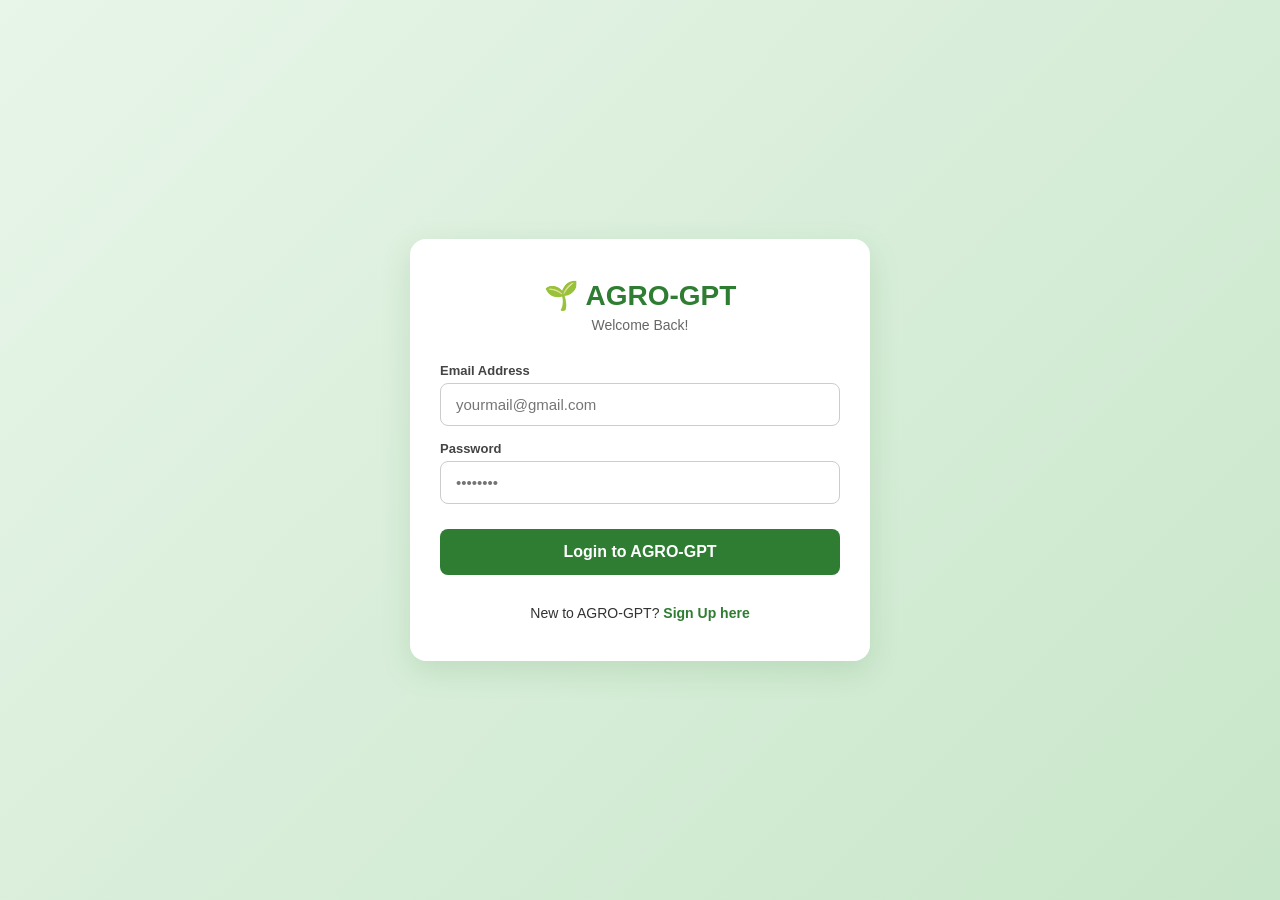
<file: Index.html>
<!DOCTYPE html>
<html lang="en">
<head>
    <meta charset="UTF-8">
    <meta name="viewport" content="width=device-width, initial-scale=1.0">
    <title>Dashboard | AGRO-GPT</title>
    <link rel="stylesheet" href="style.css">
</head>
<body>
    <div class="app-wrapper" id="main-dashboard">
        <div class="app-container">
            
            <div class="app-header">
                <div class="user-profile" onclick="toggleProfileMenu(event)">
                    <div class="profile-icon">👤</div>
                    <span id="displayUserName">Farmer</span>
                    
                    <div class="profile-menu" id="profileMenu">
                        <button class="menu-item" onclick="openModal('infoModal')">ℹ️ User Info</button>
                        <button class="menu-item" onclick="openModal('historyModal')">🕒 Search History</button>
                        <button class="menu-item" onclick="logoutApp()">🚪 Logout</button>
                    </div>
                </div>
                
                <div class="app-title-container">
                    <h1>🌱 AGRO-GPT</h1>
                </div>

                <select class="lang-select" id="langSelect" onchange="updateLanguage()">
                    <option value="English">English</option>
                    <option value="Hindi">हिंदी (Hindi)</option>
                    <option value="Kannada">ಕನ್ನಡ (Kannada)</option>
                </select>
            </div>
            
            <div class="weather-widget">
                <div class="weather-info">
                    <h3 id="weatherCity">📍 Locating...</h3>
                    <p id="weatherDesc">Fetching live weather data for your farm</p>
                </div>
                <div class="weather-temp" id="weatherTemp">--°C</div>
            </div>

            <div class="vision-box">
                <h3 style="margin-top: 0; color: #1b5e20;">📸 Detect Crop Disease</h3>
                <p>Upload a real leaf photo. Gemini will analyze it visually and suggest treatments.</p>
                <input type="file" id="leafImage" accept="image/*">
                <br><br>
                <button id="visionBtn" onclick="analyzeImage()">Analyze Real Image</button>
                <p id="visionLoading" class="loading">⚙️ Analyzing...</p>
                <div id="visionResult" class="vision-result"></div>
            </div>

            <div class="chat-container">
                <h3 style="color: #1b5e20;">💬 Chat with AGRO-GPT</h3>
                
                <div class="quick-actions">
                    <button class="chip" onclick="fillChat('What are the current market prices for tomatoes and onions?')">📈 Market Prices</button>
                    <button class="chip" onclick="fillChat('What is the best fertilizer for wheat in this season?')">🌾 Fertilizer Guide</button>
                    <button class="chip" onclick="fillChat('Are there any weather alerts or rain expected soon?')">🌧️ Rain Prediction</button>
                </div>

                <div class="chat-box" id="chatBox">
                    <div class="message bot-msg">Hello! Ask me about crop diseases, weather alerts, fertilizers, or prices!</div>
                </div>
                <p id="chatLoading" class="loading">Thinking...</p>
                
                <div class="input-group">
                    <input type="text" id="chatInput" placeholder="E.g., What fertilizer should I use for wheat?" onkeypress="handleEnter(event)">
                    <button id="micBtn" class="mic-btn" onclick="toggleVoice()" title="Tap to Speak">🎤</button>
                    <button id="chatBtn" onclick="sendMessage()">Send</button>
                </div>
            </div>
        </div>
    </div>

    <div class="modal-overlay" id="infoModal">
        <div class="modal-content">
            <div class="modal-header">
                <h3>User Information</h3>
                <button class="close-btn" onclick="closeModal('infoModal')">✖</button>
            </div>
            <p><strong>Full Name:</strong> <span id="infoModalName">Farmer</span></p>
            <p><strong>Email Address:</strong> <span id="infoModalEmail">farmer@example.com</span></p>
            <p style="color: #666; font-size: 13px; margin-top: 20px;">*Account simulated via Local Storage.</p>
        </div>
    </div>

    <div class="modal-overlay" id="historyModal">
        <div class="modal-content">
            <div class="modal-header">
                <h3>Search History</h3>
                <button class="close-btn" onclick="closeModal('historyModal')">✖</button>
            </div>
            <div id="historyList">
                <p style="color:#666; font-style:italic; text-align: center;">No searches yet. Start chatting!</p>
            </div>
        </div>
    </div>

    <script src="script.js"></script>
</body>
</html>
</file>
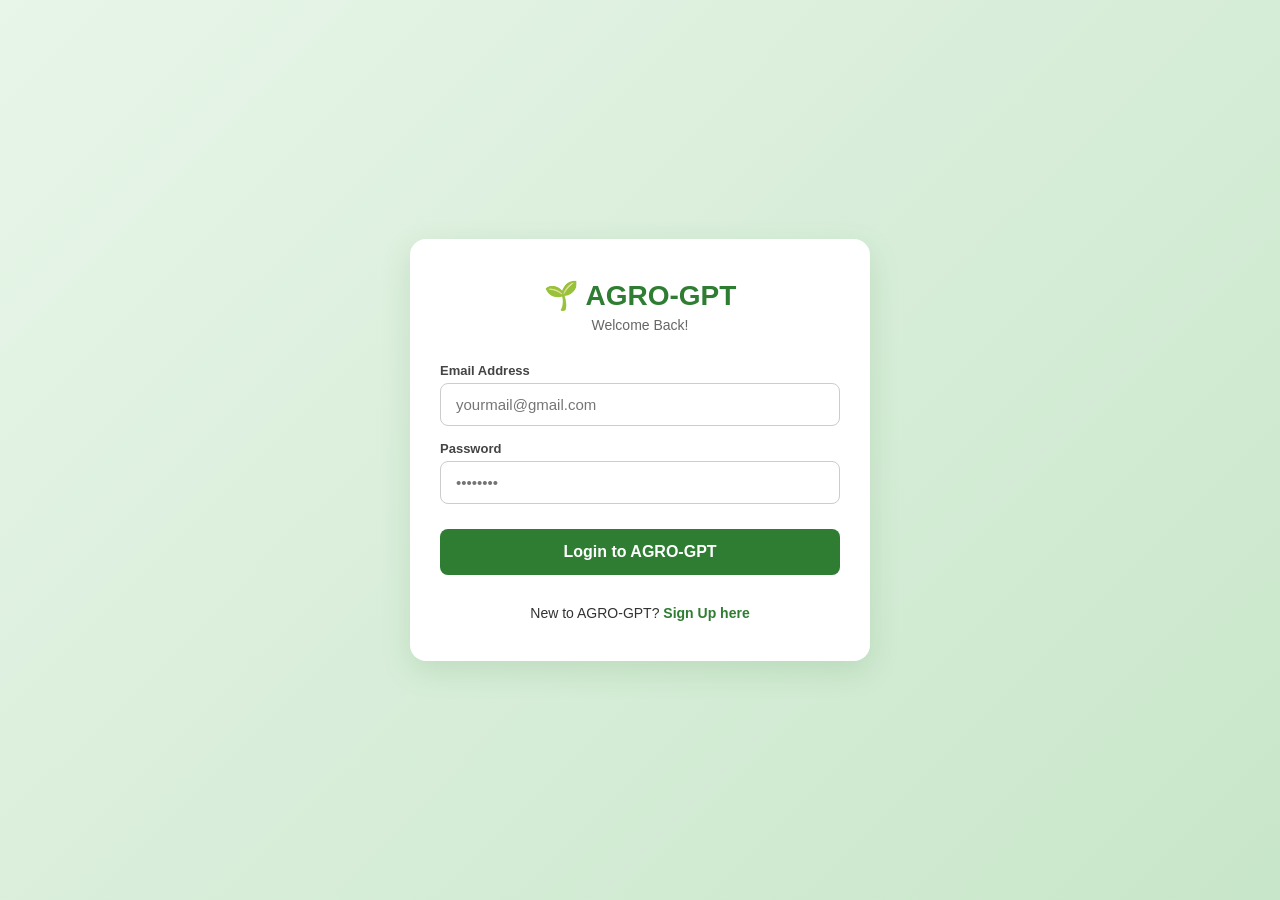
<file: index.html>
<!DOCTYPE html>
<html lang="en">
<head>
    <meta charset="UTF-8">
    <meta name="viewport" content="width=device-width, initial-scale=1.0">
    <title>Dashboard | AGRO-GPT</title>
    <link rel="stylesheet" href="style.css">
</head>
<body>
    <div class="app-wrapper" id="main-dashboard">
        <div class="app-container">
            
            <div class="app-header">
                <div class="user-profile" onclick="toggleProfileMenu(event)">
                    <div class="profile-icon">👤</div>
                    <span id="displayUserName">Farmer</span>
                    
                    <div class="profile-menu" id="profileMenu">
                        <button class="menu-item" onclick="openModal('infoModal')">ℹ️ User Info</button>
                        <button class="menu-item" onclick="openModal('historyModal')">🕒 Search History</button>
                        <button class="menu-item" onclick="logoutApp()">🚪 Logout</button>
                    </div>
                </div>
                
                <div class="app-title-container">
                    <h1>🌱 AGRO-GPT</h1>
                </div>

                <select class="lang-select" id="langSelect" onchange="updateLanguage()">
                    <option value="English">English</option>
                    <option value="Hindi">हिंदी (Hindi)</option>
                    <option value="Kannada">ಕನ್ನಡ (Kannada)</option>
                </select>
            </div>
            
            <div class="weather-widget">
                <div class="weather-info">
                    <h3 id="weatherCity">📍 Locating...</h3>
                    <p id="weatherDesc">Fetching live weather data for your farm</p>
                </div>
                <div class="weather-temp" id="weatherTemp">--°C</div>
            </div>

            <div class="vision-box">
                <h3 style="margin-top: 0; color: #1b5e20;">📸 Detect Crop Disease</h3>
                <p>Upload a real leaf photo. Gemini will analyze it visually and suggest treatments.</p>
                <input type="file" id="leafImage" accept="image/*">
                <br><br>
                <button id="visionBtn" onclick="analyzeImage()">Analyze Real Image</button>
                <p id="visionLoading" class="loading">⚙️ Analyzing...</p>
                <div id="visionResult" class="vision-result"></div>
            </div>

            <div class="chat-container">
                <h3 style="color: #1b5e20;">💬 Chat with AGRO-GPT</h3>
                
                <div class="quick-actions">
                    <button class="chip" onclick="fillChat('What are the current market prices for tomatoes and onions?')">📈 Market Prices</button>
                    <button class="chip" onclick="fillChat('What is the best fertilizer for wheat in this season?')">🌾 Fertilizer Guide</button>
                    <button class="chip" onclick="fillChat('Are there any weather alerts or rain expected soon?')">🌧️ Rain Prediction</button>
                </div>

                <div class="chat-box" id="chatBox">
                    <div class="message bot-msg">Hello! Ask me about crop diseases, weather alerts, fertilizers, or prices!</div>
                </div>
                <p id="chatLoading" class="loading">Thinking...</p>
                
                <div class="input-group">
                    <input type="text" id="chatInput" placeholder="E.g., What fertilizer should I use for wheat?" onkeypress="handleEnter(event)">
                    <button id="micBtn" class="mic-btn" onclick="toggleVoice()" title="Tap to Speak">🎤</button>
                    <button id="chatBtn" onclick="sendMessage()">Send</button>
                </div>
            </div>
        </div>
    </div>

    <div class="modal-overlay" id="infoModal">
        <div class="modal-content">
            <div class="modal-header">
                <h3>User Information</h3>
                <button class="close-btn" onclick="closeModal('infoModal')">✖</button>
            </div>
            <p><strong>Full Name:</strong> <span id="infoModalName">Farmer</span></p>
            <p><strong>Email Address:</strong> <span id="infoModalEmail">farmer@example.com</span></p>
            <p style="color: #666; font-size: 13px; margin-top: 20px;">*Account simulated via Local Storage.</p>
        </div>
    </div>

    <div class="modal-overlay" id="historyModal">
        <div class="modal-content">
            <div class="modal-header">
                <h3>Search History</h3>
                <button class="close-btn" onclick="closeModal('historyModal')">✖</button>
            </div>
            <div id="historyList">
                <p style="color:#666; font-style:italic; text-align: center;">No searches yet. Start chatting!</p>
            </div>
        </div>
    </div>

    <script src="script.js"></script>
</body>
</html>
</file>
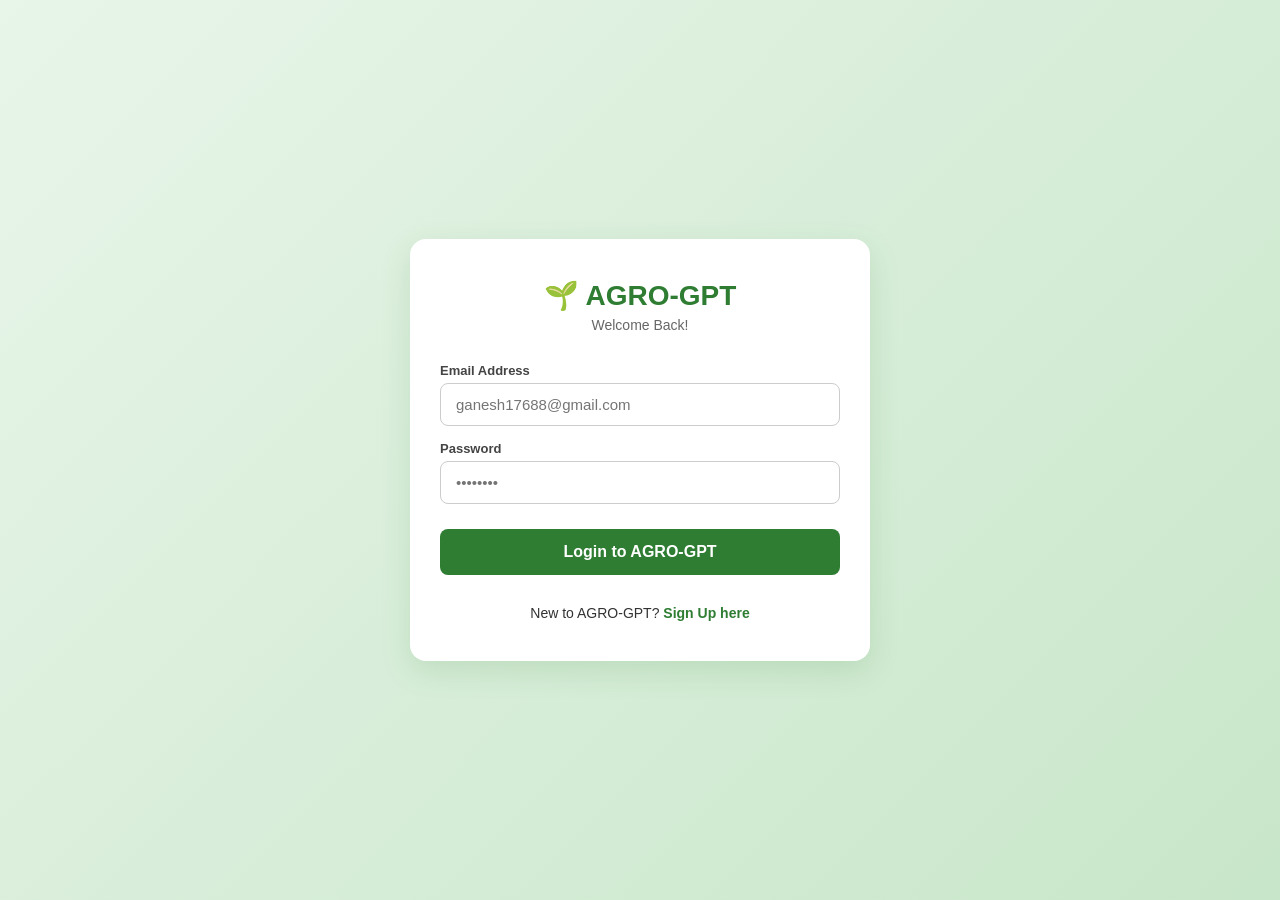
<file: Login.html>
<!DOCTYPE html>
<html lang="en">
<head>
    <meta charset="UTF-8">
    <meta name="viewport" content="width=device-width, initial-scale=1.0">
    <title>Login | AGRO-GPT</title>
    <link rel="stylesheet" href="style.css">
</head>
<body>
    <div class="auth-wrapper">
        <div class="auth-container">
            <div class="auth-header">
                <h1>🌱 AGRO-GPT</h1>
                <p>Welcome Back!</p>
            </div>
            <form id="loginForm" class="form-box" onsubmit="handleAuth(event, 'login')">
                <div class="form-group">
                    <label>Email Address</label>
                    <input type="email" id="loginEmail" placeholder="ganesh17688@gmail.com" required>
                </div>
                <div class="form-group">
                    <label>Password</label>
                    <input type="password" id="loginPassword" placeholder="••••••••" required>
                </div>
                <button type="submit" class="submit-btn">Login to AGRO-GPT</button>
                <div class="auth-switch">
                    New to AGRO-GPT? <a href="signup.html">Sign Up here</a>
                </div>
            </form>
        </div>
    </div>
    <script src="script.js"></script>
</body>
</html>
</file>
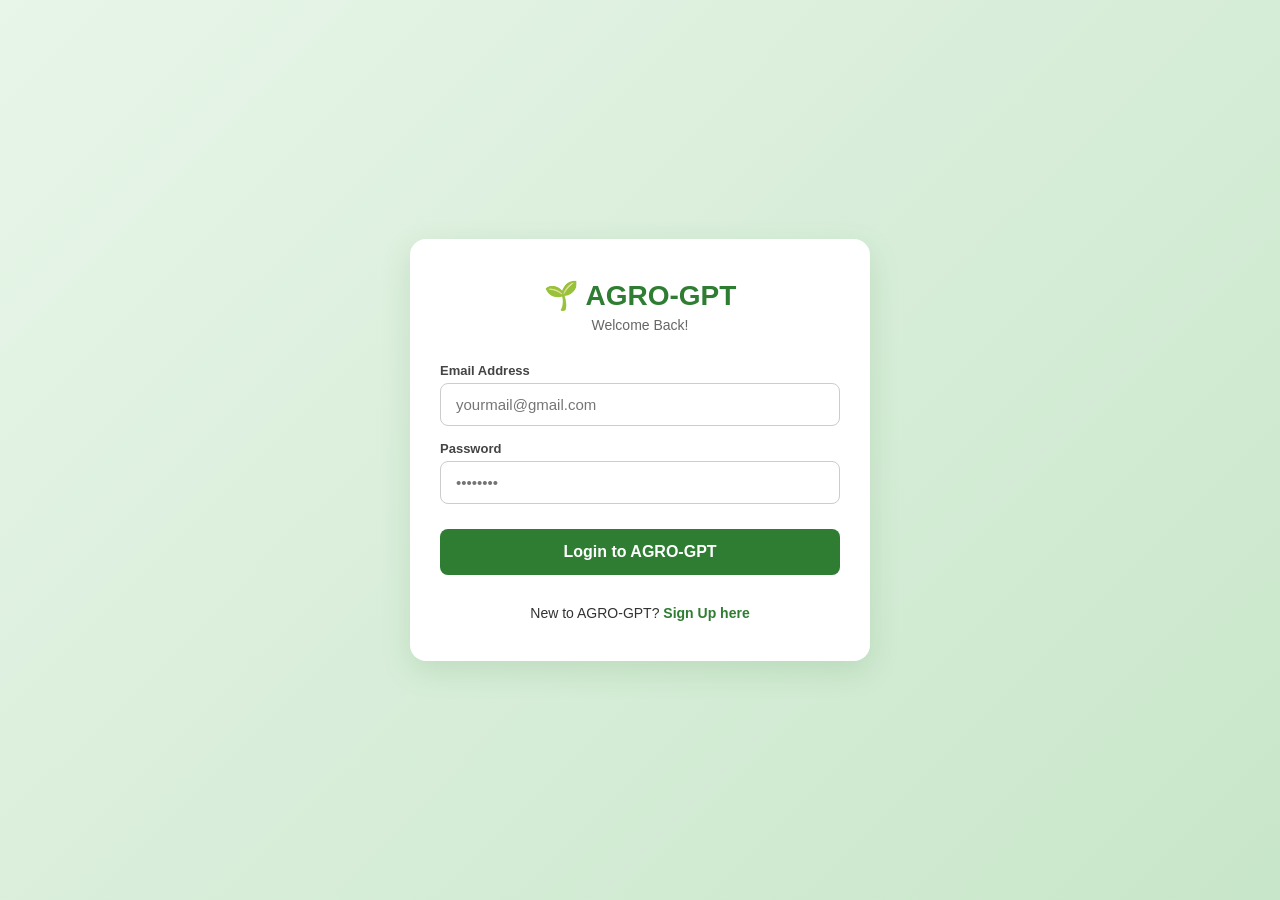
<file: login.html>
<!DOCTYPE html>
<html lang="en">
<head>
    <meta charset="UTF-8">
    <meta name="viewport" content="width=device-width, initial-scale=1.0">
    <title>Login | AGRO-GPT</title>
    <link rel="stylesheet" href="style.css">
</head>
<body>
    <div class="auth-wrapper">
        <div class="auth-container">
            <div class="auth-header">
                <h1>🌱 AGRO-GPT</h1>
                <p>Welcome Back!</p>
            </div>
            <form id="loginForm" class="form-box" onsubmit="handleAuth(event, 'login')">
                <div class="form-group">
                    <label>Email Address</label>
                    <input type="email" id="loginEmail" placeholder="yourmail@gmail.com" required>
                </div>
                <div class="form-group">
                    <label>Password</label>
                    <input type="password" id="loginPassword" placeholder="••••••••" required>
                </div>
                <button type="submit" class="submit-btn">Login to AGRO-GPT</button>
                <div class="auth-switch">
                    New to AGRO-GPT? <a href="signup.html">Sign Up here</a>
                </div>
            </form>
        </div>
    </div>
    <script src="script.js"></script>
</body>
</html>
</file>
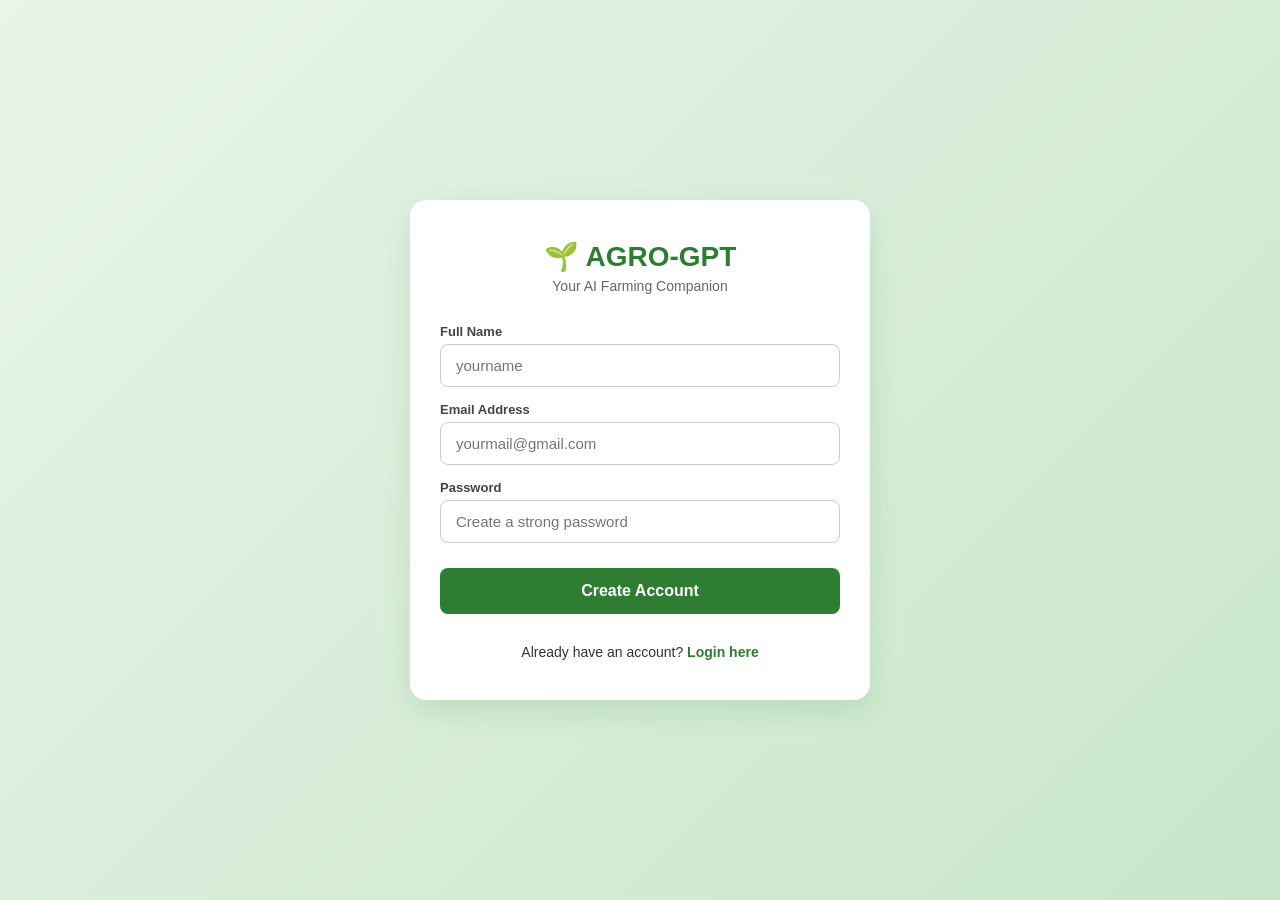
<file: signup.html>
<!DOCTYPE html>
<html lang="en">
<head>
    <meta charset="UTF-8">
    <meta name="viewport" content="width=device-width, initial-scale=1.0">
    <title>Sign Up | AGRO-GPT</title>
    <link rel="stylesheet" href="style.css">
</head>
<body>
    <div class="auth-wrapper">
        <div class="auth-container">
            <div class="auth-header">
                <h1>🌱 AGRO-GPT</h1>
                <p>Your AI Farming Companion</p>
            </div>
            <form id="registerForm" class="form-box" onsubmit="handleAuth(event, 'register')">
                <div class="form-group">
                    <label>Full Name</label>
                    <input type="text" id="regName" placeholder="yourname" required>
                </div>
                <div class="form-group">
                    <label>Email Address</label>
                    <input type="email" id="regEmail" placeholder="yourmail@gmail.com" required>
                </div>
                <div class="form-group">
                    <label>Password</label>
                    <input type="password" id="regPassword" placeholder="Create a strong password" required>
                </div>
                <button type="submit" class="submit-btn">Create Account</button>
                <div class="auth-switch">
                    Already have an account? <a href="login.html">Login here</a>
                </div>
            </form>
        </div>
    </div>
    <script src="script.js"></script>
</body>
</html>
</file>
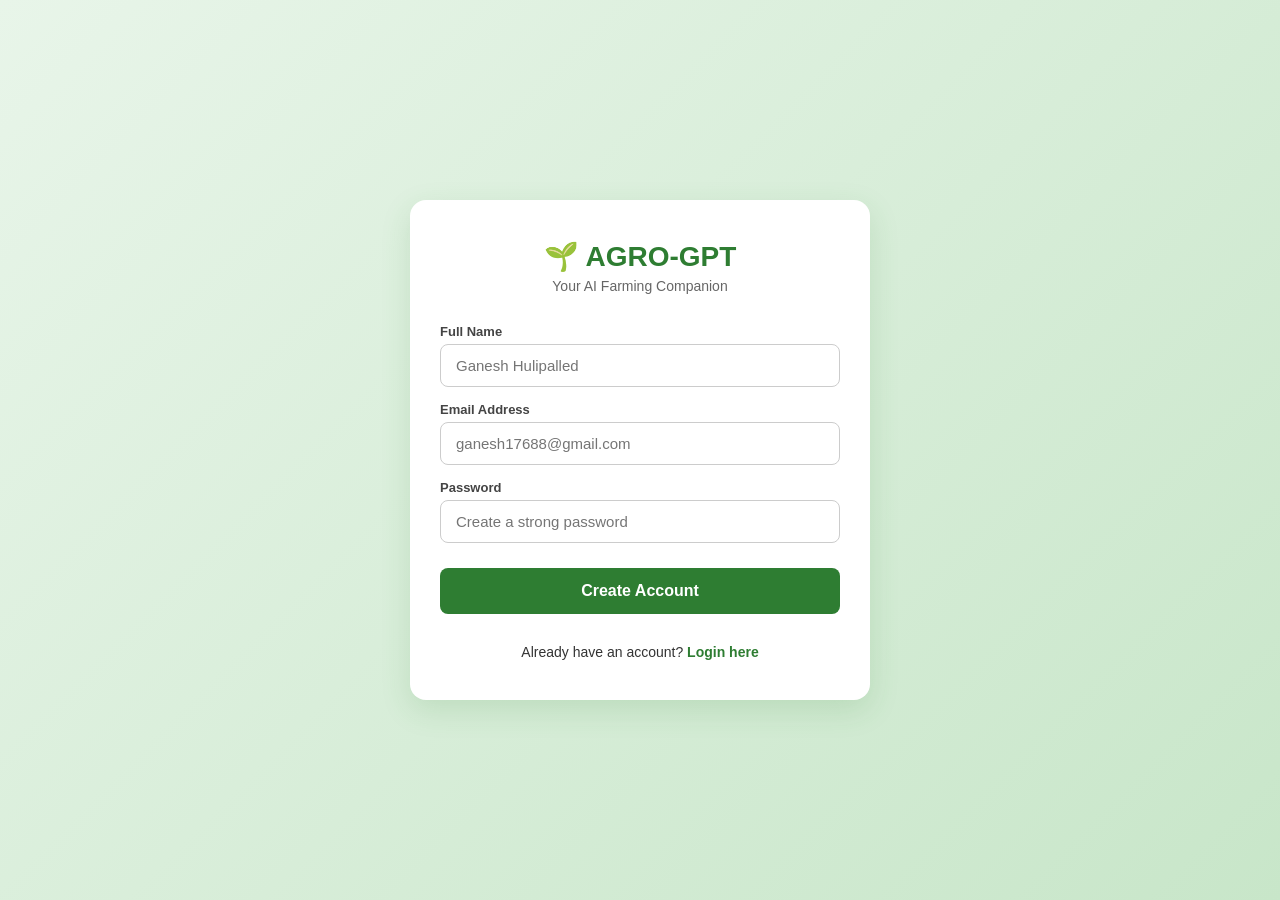
<file: Signup.html>
<!DOCTYPE html>
<html lang="en">
<head>
    <meta charset="UTF-8">
    <meta name="viewport" content="width=device-width, initial-scale=1.0">
    <title>Sign Up | AGRO-GPT</title>
    <link rel="stylesheet" href="style.css">
</head>
<body>
    <div class="auth-wrapper">
        <div class="auth-container">
            <div class="auth-header">
                <h1>🌱 AGRO-GPT</h1>
                <p>Your AI Farming Companion</p>
            </div>
            <form id="registerForm" class="form-box" onsubmit="handleAuth(event, 'register')">
                <div class="form-group">
                    <label>Full Name</label>
                    <input type="text" id="regName" placeholder="Ganesh Hulipalled" required>
                </div>
                <div class="form-group">
                    <label>Email Address</label>
                    <input type="email" id="regEmail" placeholder="ganesh17688@gmail.com" required>
                </div>
                <div class="form-group">
                    <label>Password</label>
                    <input type="password" id="regPassword" placeholder="Create a strong password" required>
                </div>
                <button type="submit" class="submit-btn">Create Account</button>
                <div class="auth-switch">
                    Already have an account? <a href="login.html">Login here</a>
                </div>
            </form>
        </div>
    </div>
    <script src="script.js"></script>
</body>
</html>
</file>
<file: style.css>
/* GLOBAL STYLES */
body { font-family: 'Segoe UI', Tahoma, Geneva, Verdana, sans-serif; margin: 0; padding: 0; background-color: #f4f9f4; color: #333; }
.hidden { display: none !important; }

/* AUTH VIEW STYLES (Login & Signup) */
.auth-wrapper { display: flex; justify-content: center; align-items: center; min-height: 100vh; background: linear-gradient(135deg, #e8f5e9 0%, #c8e6c9 100%); }
.auth-container { width: 100%; max-width: 400px; background: white; padding: 40px 30px; border-radius: 16px; box-shadow: 0 10px 30px rgba(46, 125, 50, 0.15); }
.auth-header { text-align: center; margin-bottom: 30px; }
.auth-header h1 { color: #2e7d32; margin: 0 0 5px 0; font-size: 28px; }
.auth-header p { color: #666; margin: 0; font-size: 14px; }
.form-box { display: flex; flex-direction: column; gap: 15px; }
.form-group { display: flex; flex-direction: column; gap: 5px; }
.form-group label { font-size: 13px; font-weight: bold; color: #444; }
.form-group input { padding: 12px 15px; border: 1px solid #ccc; border-radius: 8px; font-size: 15px; transition: border-color 0.3s; }
.form-group input:focus { border-color: #2e7d32; outline: none; }
.submit-btn { padding: 14px; background: #2e7d32; color: white; border: none; border-radius: 8px; cursor: pointer; font-size: 16px; font-weight: bold; margin-top: 10px; transition: background 0.3s; }
.submit-btn:hover { background: #1b5e20; }
.auth-switch { text-align: center; margin-top: 15px; font-size: 14px; }
.auth-switch a { color: #2e7d32; font-weight: bold; text-decoration: none; cursor: pointer; }
.auth-switch a:hover { text-decoration: underline; }

/* APP VIEW STYLES (index.html) */
.app-wrapper { padding: 20px; }
.app-container { max-width: 800px; margin: 0 auto; background: white; padding: 30px; border-radius: 12px; box-shadow: 0 4px 15px rgba(0,0,0,0.1); }

/* HEADER & PROFILE */
.app-header { display: flex; justify-content: space-between; align-items: center; margin-bottom: 20px; border-bottom: 2px solid #e8f5e9; padding-bottom: 15px; }
.user-profile { display: flex; align-items: center; gap: 10px; font-weight: bold; color: #2e7d32; position: relative; cursor: pointer; padding: 5px; border-radius: 8px; transition: background 0.2s;}
.user-profile:hover { background: #e8f5e9; }
.profile-icon { background: #2e7d32; color: white; width: 40px; height: 40px; border-radius: 50%; display: flex; justify-content: center; align-items: center; font-size: 20px; }
.profile-menu { display: none; position: absolute; top: 55px; left: 0; background: white; border: 1px solid #ddd; border-radius: 8px; box-shadow: 0 4px 15px rgba(0,0,0,0.1); width: 200px; z-index: 100; flex-direction: column; overflow: hidden; }
.profile-menu.show { display: flex; }
.menu-item { padding: 12px 15px; border: none; border-bottom: 1px solid #eee; font-size: 14px; color: #333; text-align: left; background: none; cursor: pointer; transition: background 0.2s; }
.menu-item:hover { background: #f4f9f4; color: #2e7d32; font-weight: bold; }
.menu-item:last-child { border-bottom: none; color: #d32f2f; }
.app-title-container h1 { color: #2e7d32; margin: 0; }
.lang-select { padding: 8px; border-radius: 6px; border: 1px solid #2e7d32; font-weight: bold; color: #2e7d32; outline: none; }

/* WEATHER WIDGET */
.weather-widget { background: linear-gradient(135deg, #4fc3f7 0%, #0288d1 100%); color: white; padding: 15px 20px; border-radius: 8px; display: flex; justify-content: space-between; align-items: center; margin-bottom: 25px; box-shadow: 0 4px 10px rgba(2, 136, 209, 0.2); }
.weather-info h3 { margin: 0 0 5px 0; font-size: 18px; }
.weather-info p { margin: 0; font-size: 14px; opacity: 0.9; }
.weather-temp { font-size: 32px; font-weight: bold; }

/* MODALS */
.modal-overlay { display: none; position: fixed; top: 0; left: 0; width: 100%; height: 100%; background: rgba(0,0,0,0.5); z-index: 200; justify-content: center; align-items: center; }
.modal-content { background: white; padding: 25px; border-radius: 12px; width: 90%; max-width: 450px; max-height: 80vh; overflow-y: auto; box-shadow: 0 10px 30px rgba(0,0,0,0.2); }
.modal-header { display: flex; justify-content: space-between; align-items: center; border-bottom: 2px solid #e8f5e9; padding-bottom: 10px; margin-bottom: 15px; }
.modal-header h3 { margin: 0; color: #2e7d32; }
.close-btn { background: #f4f9f4; border: none; font-size: 16px; cursor: pointer; color: #333; border-radius: 50%; width: 30px; height: 30px; display: flex; justify-content: center; align-items: center; font-weight: bold;}
.close-btn:hover { background: #e8f5e9; color: #d32f2f; }
.history-item { padding: 12px; border-bottom: 1px solid #eee; font-size: 15px; background: #fafafa; margin-bottom: 8px; border-radius: 6px; }
.history-time { font-size: 12px; color: #888; display: block; margin-bottom: 4px; }

/* VISION & CHAT STYLES */
.vision-box { background: #e8f5e9; padding: 20px; border-radius: 8px; margin-bottom: 30px; border: 1px solid #c8e6c9; }
.vision-result { margin-top: 15px; padding: 15px; background: white; border-radius: 6px; white-space: pre-line; display: none; border-left: 4px solid #2e7d32; }
.chat-box { border: 1px solid #ddd; border-radius: 8px; padding: 15px; height: 350px; overflow-y: auto; background: #fafafa; margin-bottom: 10px; display: flex; flex-direction: column; }
.message { margin: 10px 0; padding: 12px 16px; border-radius: 15px; max-width: 75%; white-space: pre-line; line-height: 1.4; }
.user-msg { background: #2e7d32; color: white; align-self: flex-end; border-bottom-right-radius: 2px; }
.bot-msg { background: #e0e0e0; color: #333; align-self: flex-start; border-bottom-left-radius: 2px; }

/* QUICK ACTIONS & BUTTONS */
.quick-actions { display: flex; gap: 10px; margin-bottom: 15px; flex-wrap: wrap; }
.chip { background: #e8f5e9; color: #2e7d32; border: 1px solid #c8e6c9; padding: 8px 15px; border-radius: 20px; font-size: 13px; cursor: pointer; font-weight: bold; transition: all 0.2s; }
.chip:hover { background: #2e7d32; color: white; }
.input-group { display: flex; gap: 8px; }
.input-group input[type="text"] { flex: 1; padding: 12px; border: 1px solid #ccc; border-radius: 6px; font-size: 16px; }
.input-group button, .vision-box button { padding: 12px 20px; background: #2e7d32; color: white; border: none; border-radius: 6px; cursor: pointer; font-size: 16px; font-weight: bold; }
.mic-btn { background: #fff !important; color: #2e7d32 !important; border: 2px solid #2e7d32 !important; font-size: 20px; }
.mic-btn.recording { background: #f44336 !important; color: white !important; border-color: #f44336 !important; animation: pulse 1.5s infinite; }
@keyframes pulse { 0% { transform: scale(1); box-shadow: 0 0 0 0 rgba(244, 67, 54, 0.7); } 70% { transform: scale(1.05); box-shadow: 0 0 0 10px rgba(244, 67, 54, 0); } 100% { transform: scale(1); } }
.loading { color: #2e7d32; font-style: italic; display: none; margin-top: 10px; font-weight: bold; }
</file>
